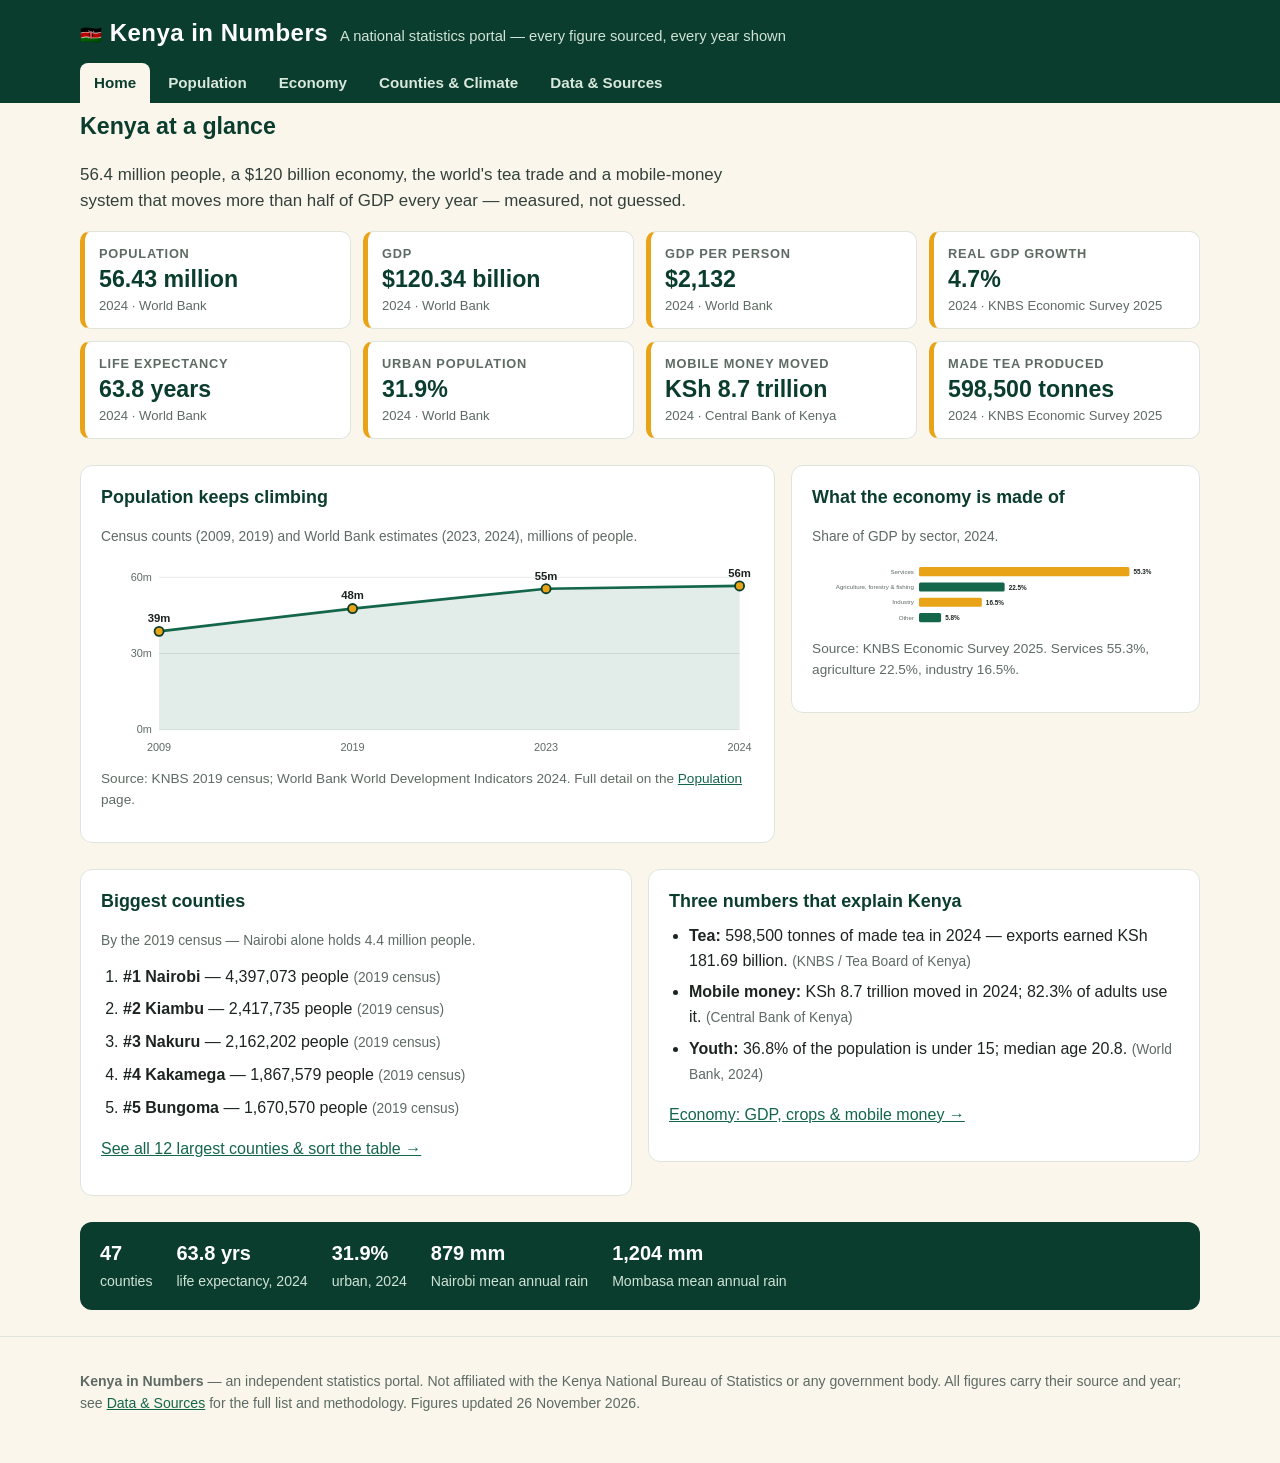
<file: app/index.html>
<!DOCTYPE html>
<html lang="en">
<head>
<meta charset="utf-8">
<meta name="viewport" content="width=device-width, initial-scale=1">
<title>Kenya in Numbers — National Statistics Portal</title>
<meta name="description" content="Kenya in Numbers: real, sourced statistics on Kenya's people, economy, agriculture, mobile money, counties and climate.">
<link rel="stylesheet" href="styles.css">
<script src="data.js" defer></script>
<script src="charts.js" defer></script>
<script src="app.js" defer></script>
</head>
<body data-page="home">
<header class="site">
  <div class="wrap">
    <div class="brand">
      <h1><span class="flag">🇰🇪</span> Kenya in Numbers</h1>
      <span class="tag">A national statistics portal — every figure sourced, every year shown</span>
    </div>
    <nav class="nav" aria-label="Main navigation">
      <a data-nav="home" href="index.html">Home</a>
      <a data-nav="population" href="population.html">Population</a>
      <a data-nav="economy" href="economy.html">Economy</a>
      <a data-nav="regions" href="regions.html">Counties &amp; Climate</a>
      <a data-nav="data" href="data.html">Data &amp; Sources</a>
    </nav>
  </div>
</header>

<main class="wrap">
  <section aria-label="Key indicators">
    <h2>Kenya at a glance</h2>
    <p class="lede">56.4 million people, a $120 billion economy, the world's tea trade and a
    mobile-money system that moves more than half of GDP every year — measured, not guessed.</p>
    <div class="kpi-grid"></div>
  </section>

  <section class="grid-2">
    <article class="card">
      <h3>Population keeps climbing</h3>
      <p class="muted">Census counts (2009, 2019) and World Bank estimates (2023, 2024), millions of people.</p>
      <div class="chart-box" id="hero-pop-chart"></div>
      <p class="src">Source: KNBS 2019 census; World Bank World Development Indicators 2024. Full detail on the <a href="population.html">Population</a> page.</p>
    </article>
    <article class="card">
      <h3>What the economy is made of</h3>
      <p class="muted">Share of GDP by sector, 2024.</p>
      <div class="chart-box" id="home-sector-chart"></div>
      <p class="src">Source: KNBS Economic Survey 2025. Services 55.3%, agriculture 22.5%, industry 16.5%.</p>
    </article>
  </section>

  <section class="grid-2-even">
    <article class="card">
      <h3>Biggest counties</h3>
      <p class="muted">By the 2019 census — Nairobi alone holds 4.4 million people.</p>
      <ol class="top5" id="home-county-list"></ol>
      <p><a href="population.html">See all 12 largest counties &amp; sort the table →</a></p>
    </article>
    <article class="card">
      <h3>Three numbers that explain Kenya</h3>
      <ul class="facts">
        <li><strong>Tea:</strong> 598,500 tonnes of made tea in 2024 — exports earned KSh 181.69 billion. <span class="muted">(KNBS / Tea Board of Kenya)</span></li>
        <li><strong>Mobile money:</strong> KSh 8.7 trillion moved in 2024; 82.3% of adults use it. <span class="muted">(Central Bank of Kenya)</span></li>
        <li><strong>Youth:</strong> 36.8% of the population is under 15; median age 20.8. <span class="muted">(World Bank, 2024)</span></li>
      </ul>
      <p><a href="economy.html">Economy: GDP, crops &amp; mobile money →</a></p>
    </article>
  </section>

  <section class="strip" aria-label="Headline figures">
    <div><b>47</b><span>counties</span></div>
    <div><b>63.8 yrs</b><span>life expectancy, 2024</span></div>
    <div><b>31.9%</b><span>urban, 2024</span></div>
    <div><b>879 mm</b><span>Nairobi mean annual rain</span></div>
    <div><b>1,204 mm</b><span>Mombasa mean annual rain</span></div>
  </section>
</main>

<footer class="site">
  <div class="wrap">
    <p><strong>Kenya in Numbers</strong> — an independent statistics portal. Not affiliated with the
    Kenya National Bureau of Statistics or any government body. All figures carry their source and year;
    see <a href="data.html">Data &amp; Sources</a> for the full list and methodology. Figures updated 26 November 2026.</p>
  </div>
</footer>
</body>
</html>
</file>
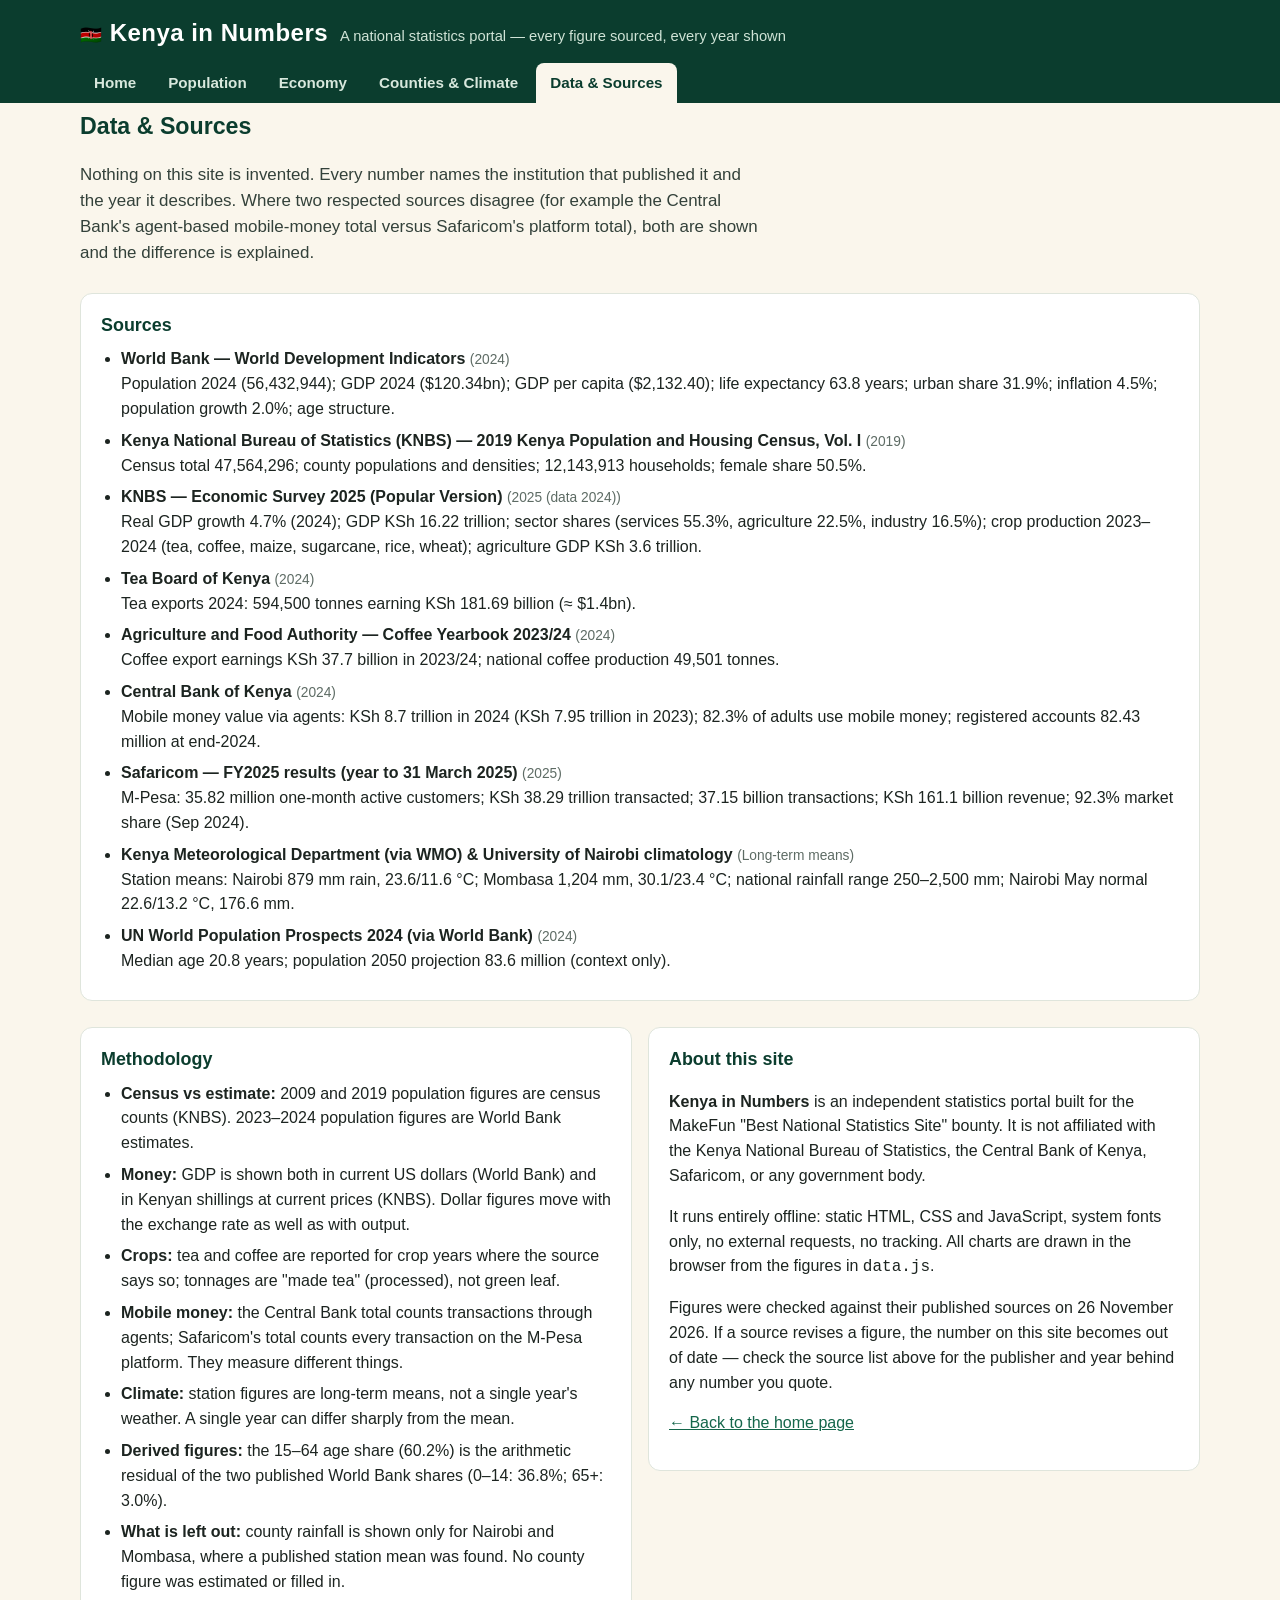
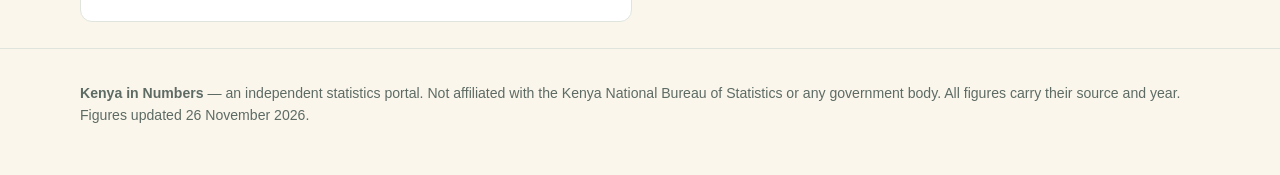
<file: app/data.html>
<!DOCTYPE html>
<html lang="en">
<head>
<meta charset="utf-8">
<meta name="viewport" content="width=device-width, initial-scale=1">
<title>Data &amp; Sources — Kenya in Numbers</title>
<meta name="description" content="Every source behind Kenya in Numbers, with year and methodology.">
<link rel="stylesheet" href="styles.css">
<script src="data.js" defer></script>
<script src="charts.js" defer></script>
<script src="app.js" defer></script>
</head>
<body data-page="data">
<header class="site">
  <div class="wrap">
    <div class="brand">
      <h1><span class="flag">🇰🇪</span> Kenya in Numbers</h1>
      <span class="tag">A national statistics portal — every figure sourced, every year shown</span>
    </div>
    <nav class="nav" aria-label="Main navigation">
      <a data-nav="home" href="index.html">Home</a>
      <a data-nav="population" href="population.html">Population</a>
      <a data-nav="economy" href="economy.html">Economy</a>
      <a data-nav="regions" href="regions.html">Counties &amp; Climate</a>
      <a data-nav="data" href="data.html">Data &amp; Sources</a>
    </nav>
  </div>
</header>

<main class="wrap">
  <section>
    <h2>Data &amp; Sources</h2>
    <p class="lede">Nothing on this site is invented. Every number names the institution that published it
    and the year it describes. Where two respected sources disagree (for example the Central Bank's
    agent-based mobile-money total versus Safaricom's platform total), both are shown and the difference is explained.</p>
  </section>

  <section class="card">
    <h3>Sources</h3>
    <ul class="facts" id="source-list"></ul>
  </section>

  <section class="grid-2-even">
    <article class="card">
      <h3>Methodology</h3>
      <ul class="facts">
        <li><strong>Census vs estimate:</strong> 2009 and 2019 population figures are census counts (KNBS). 2023–2024 population figures are World Bank estimates.</li>
        <li><strong>Money:</strong> GDP is shown both in current US dollars (World Bank) and in Kenyan shillings at current prices (KNBS). Dollar figures move with the exchange rate as well as with output.</li>
        <li><strong>Crops:</strong> tea and coffee are reported for crop years where the source says so; tonnages are "made tea" (processed), not green leaf.</li>
        <li><strong>Mobile money:</strong> the Central Bank total counts transactions through agents; Safaricom's total counts every transaction on the M-Pesa platform. They measure different things.</li>
        <li><strong>Climate:</strong> station figures are long-term means, not a single year's weather. A single year can differ sharply from the mean.</li>
        <li><strong>Derived figures:</strong> the 15–64 age share (60.2%) is the arithmetic residual of the two published World Bank shares (0–14: 36.8%; 65+: 3.0%).</li>
        <li><strong>What is left out:</strong> county rainfall is shown only for Nairobi and Mombasa, where a published station mean was found. No county figure was estimated or filled in.</li>
      </ul>
    </article>
    <article class="card">
      <h3>About this site</h3>
      <p><strong>Kenya in Numbers</strong> is an independent statistics portal built for the MakeFun
      "Best National Statistics Site" bounty. It is not affiliated with the Kenya National Bureau of
      Statistics, the Central Bank of Kenya, Safaricom, or any government body.</p>
      <p>It runs entirely offline: static HTML, CSS and JavaScript, system fonts only, no external
      requests, no tracking. All charts are drawn in the browser from the figures in <code>data.js</code>.</p>
      <p>Figures were checked against their published sources on 26 November 2026. If a source revises a
      figure, the number on this site becomes out of date — check the source list above for the publisher
      and year behind any number you quote.</p>
      <p><a href="index.html">← Back to the home page</a></p>
    </article>
  </section>
</main>

<footer class="site">
  <div class="wrap">
    <p><strong>Kenya in Numbers</strong> — an independent statistics portal. Not affiliated with the
    Kenya National Bureau of Statistics or any government body. All figures carry their source and year.
    Figures updated 26 November 2026.</p>
  </div>
</footer>
</body>
</html>
</file>
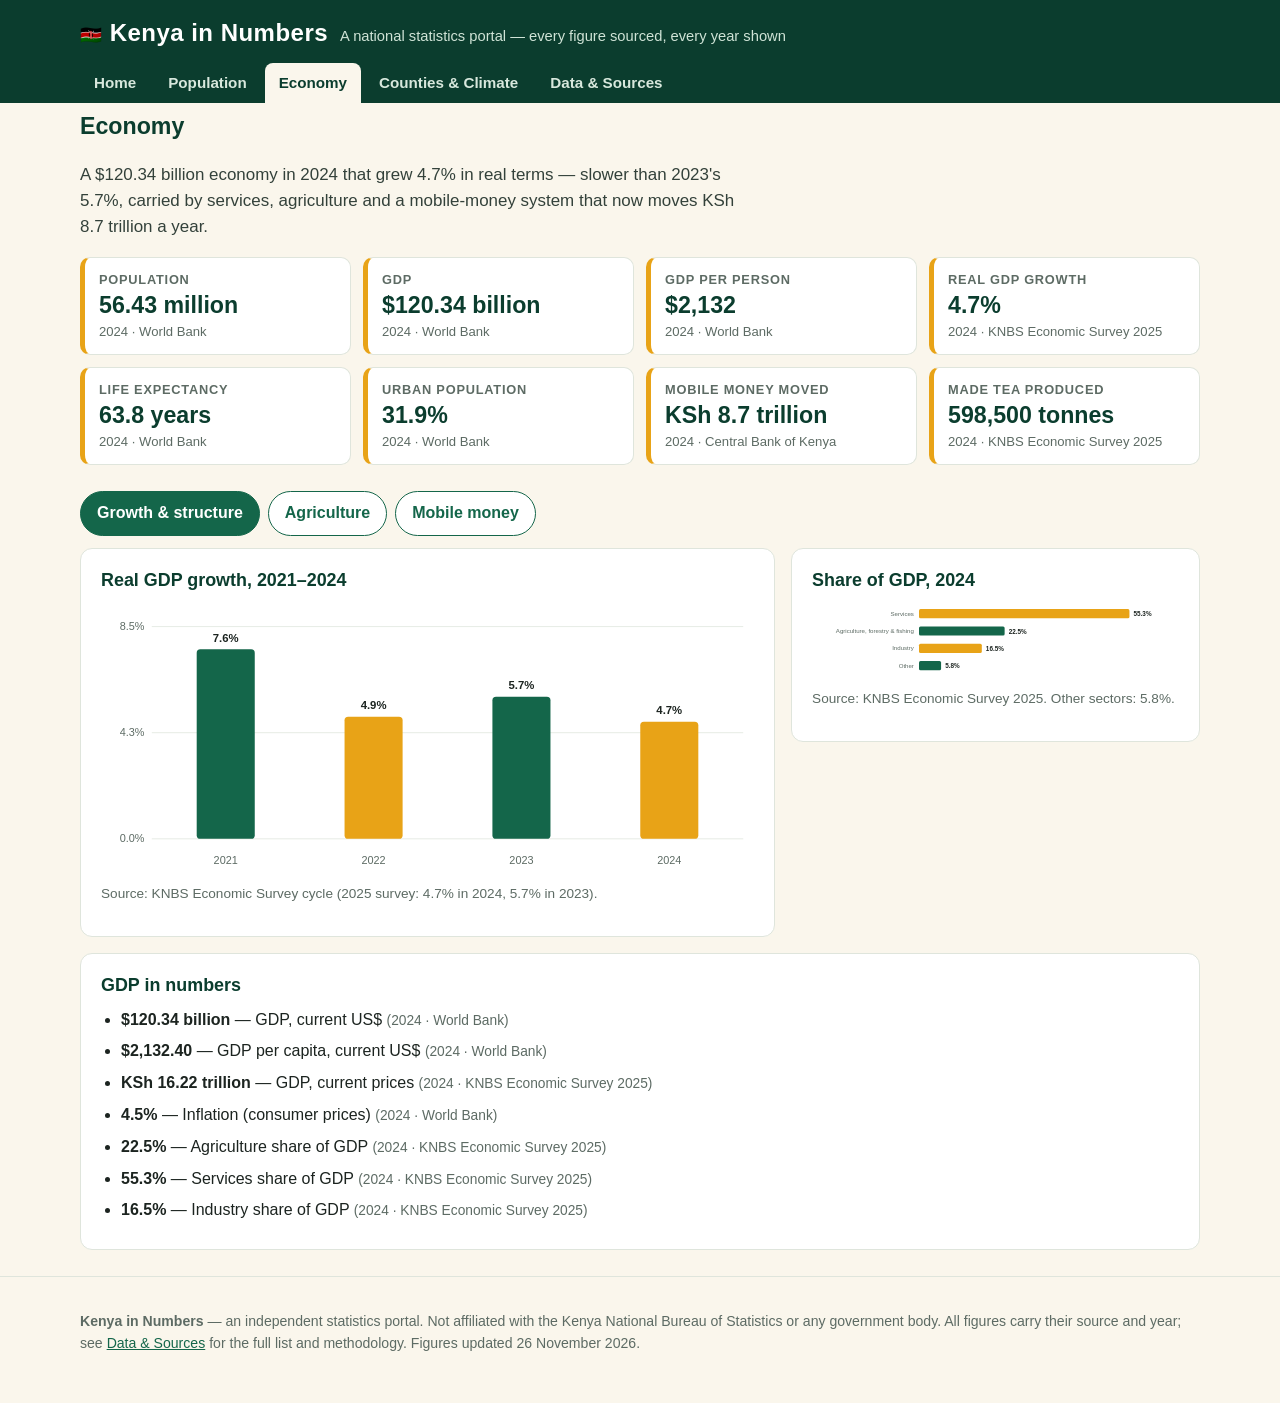
<file: app/economy.html>
<!DOCTYPE html>
<html lang="en">
<head>
<meta charset="utf-8">
<meta name="viewport" content="width=device-width, initial-scale=1">
<title>Economy — Kenya in Numbers</title>
<meta name="description" content="Kenya's economy: GDP, growth, sector shares, tea and coffee production, and M-Pesa mobile money, all sourced.">
<link rel="stylesheet" href="styles.css">
<script src="data.js" defer></script>
<script src="charts.js" defer></script>
<script src="app.js" defer></script>
</head>
<body data-page="economy">
<header class="site">
  <div class="wrap">
    <div class="brand">
      <h1><span class="flag">🇰🇪</span> Kenya in Numbers</h1>
      <span class="tag">A national statistics portal — every figure sourced, every year shown</span>
    </div>
    <nav class="nav" aria-label="Main navigation">
      <a data-nav="home" href="index.html">Home</a>
      <a data-nav="population" href="population.html">Population</a>
      <a data-nav="economy" href="economy.html">Economy</a>
      <a data-nav="regions" href="regions.html">Counties &amp; Climate</a>
      <a data-nav="data" href="data.html">Data &amp; Sources</a>
    </nav>
  </div>
</header>

<main class="wrap">
  <section aria-label="Key indicators">
    <h2>Economy</h2>
    <p class="lede">A $120.34 billion economy in 2024 that grew 4.7% in real terms — slower than 2023's 5.7%,
    carried by services, agriculture and a mobile-money system that now moves KSh 8.7 trillion a year.</p>
    <div class="kpi-grid"></div>
  </section>

  <div class="tabs" role="tablist" aria-label="Economy sections">
    <button data-tab="growth" class="active" aria-selected="true">Growth &amp; structure</button>
    <button data-tab="crops" aria-selected="false">Agriculture</button>
    <button data-tab="money" aria-selected="false">Mobile money</button>
  </div>

  <section data-panel="growth">
    <div class="grid-2">
      <article class="card">
        <h3>Real GDP growth, 2021–2024</h3>
        <div class="chart-box" id="gdp-growth-chart"></div>
        <p class="src">Source: KNBS Economic Survey cycle (2025 survey: 4.7% in 2024, 5.7% in 2023).</p>
      </article>
      <article class="card">
        <h3>Share of GDP, 2024</h3>
        <div class="chart-box" id="sector-chart"></div>
        <p class="src">Source: KNBS Economic Survey 2025. Other sectors: 5.8%.</p>
      </article>
    </div>
    <article class="card" style="margin-top:16px">
      <h3>GDP in numbers</h3>
      <ul class="facts" id="gdp-levels"></ul>
    </article>
  </section>

  <section data-panel="crops" hidden>
    <article class="card">
      <h3>Crop production, 2023 vs 2024 — click a column heading to sort</h3>
      <p class="muted">KNBS Economic Survey 2025. Sugarcane jumped 68.7% on better cane deliveries; maize fell 6.1%.</p>
      <div class="table-wrap">
        <table class="sortable" id="crop-table">
          <thead><tr>
            <th data-sort="crop">Crop</th>
            <th>Unit</th>
            <th data-sort="y2023">2023</th>
            <th data-sort="y2024">2024</th>
            <th data-sort="change">Change</th>
          </tr></thead>
          <tbody></tbody>
        </table>
      </div>
      <ul class="facts">
        <li><strong>Tea exports, 2024:</strong> 594,500 tonnes earning KSh 181.69 billion (≈ $1.4bn). <span class="muted">(Tea Board of Kenya)</span></li>
        <li><strong>Coffee export earnings, 2023/24:</strong> KSh 37.7 billion. <span class="muted">(Agriculture and Food Authority, Coffee Yearbook 2023/24)</span></li>
        <li><strong>Agriculture GDP, 2024:</strong> KSh 3.6 trillion — 22.5% of the whole economy. <span class="muted">(KNBS Economic Survey 2025)</span></li>
      </ul>
    </article>
  </section>

  <section data-panel="money" hidden>
    <div class="grid-2">
      <article class="card">
        <h3>Mobile money keeps growing</h3>
        <p class="muted">Value moved through agents, KSh trillion (Central Bank of Kenya).</p>
        <div class="chart-box" id="mm-chart"></div>
        <p class="src">2024: KSh 8.7 trillion, up 9.4% from KSh 7.95 trillion in 2023. About KSh 21 billion a day.</p>
      </article>
      <article class="card">
        <h3>M-Pesa and the mobile-money economy</h3>
        <ul class="facts" id="mm-facts"></ul>
        <p class="src">The CBK figure counts transactions through agents; Safaricom's FY2025 figure counts every transaction on the M-Pesa platform — the two are different measures, not a contradiction.</p>
      </article>
    </div>
  </section>
</main>

<footer class="site">
  <div class="wrap">
    <p><strong>Kenya in Numbers</strong> — an independent statistics portal. Not affiliated with the
    Kenya National Bureau of Statistics or any government body. All figures carry their source and year;
    see <a href="data.html">Data &amp; Sources</a> for the full list and methodology. Figures updated 26 November 2026.</p>
  </div>
</footer>
</body>
</html>
</file>
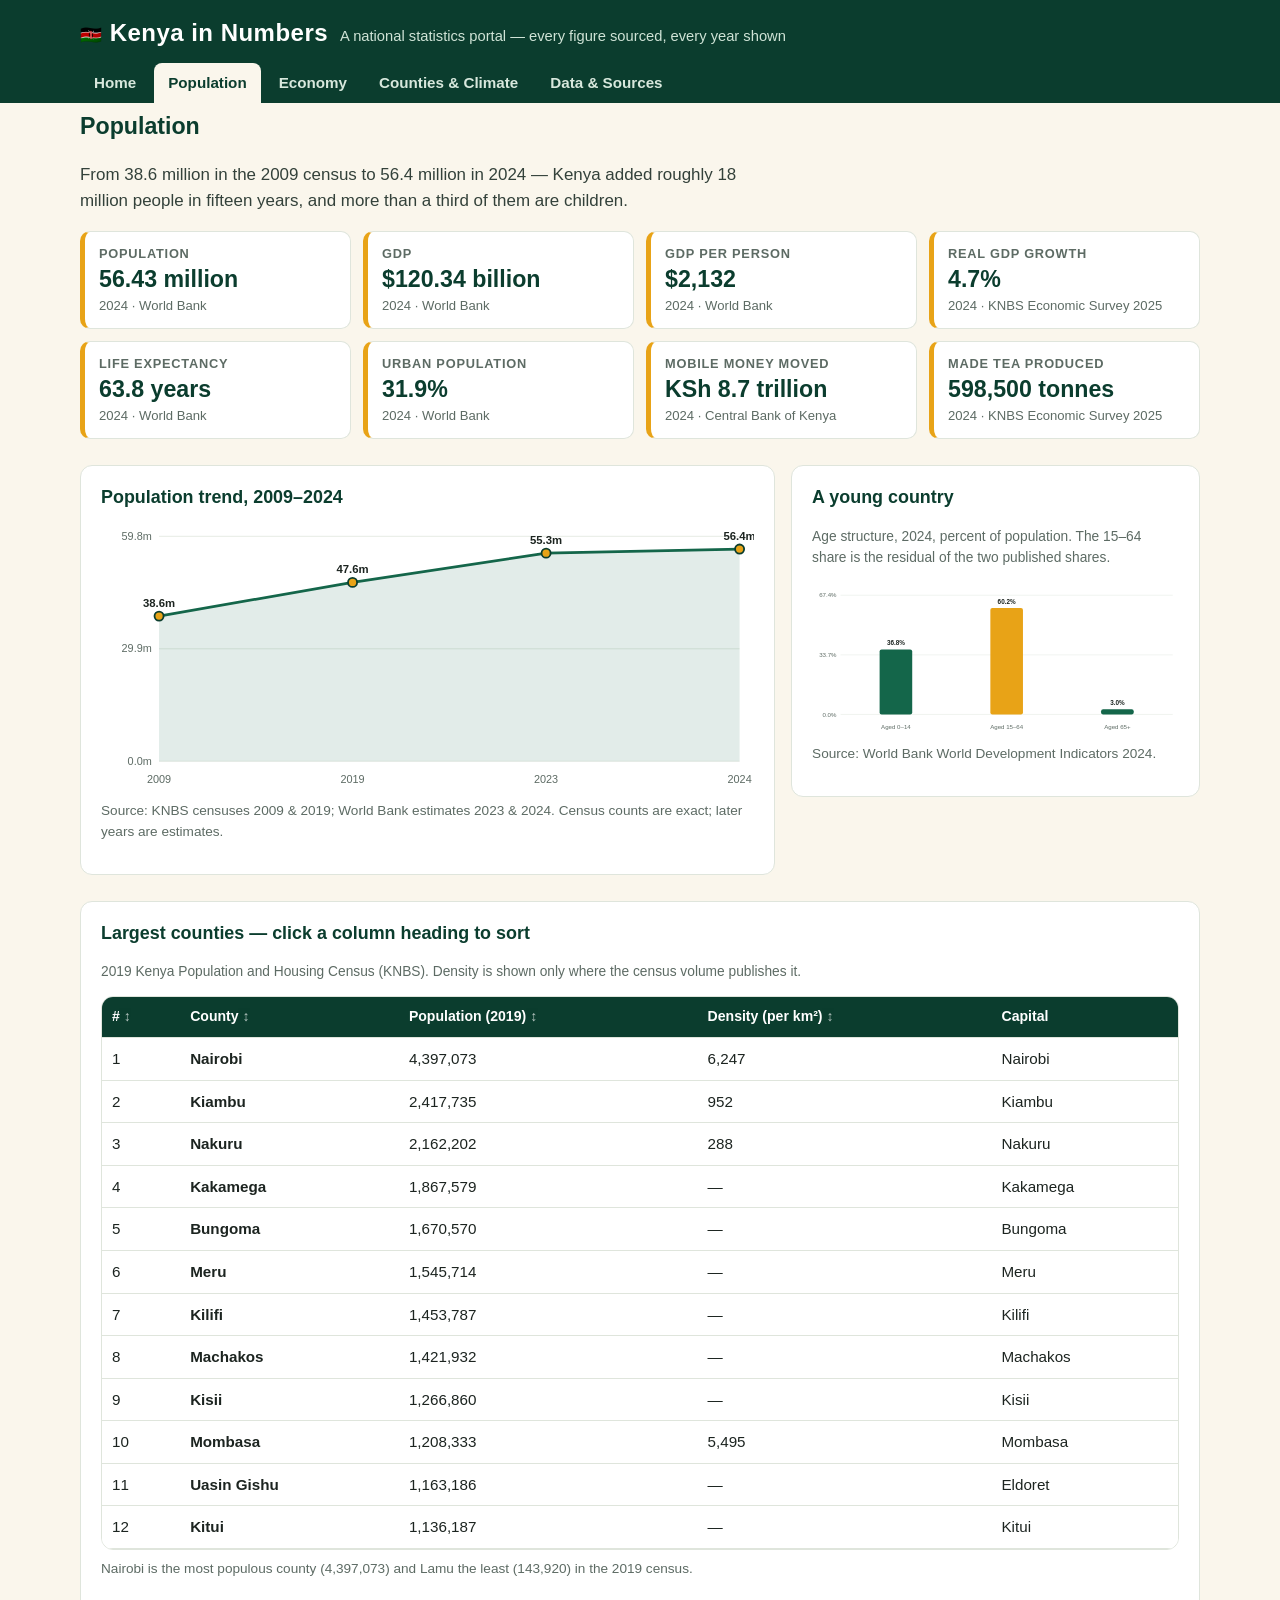
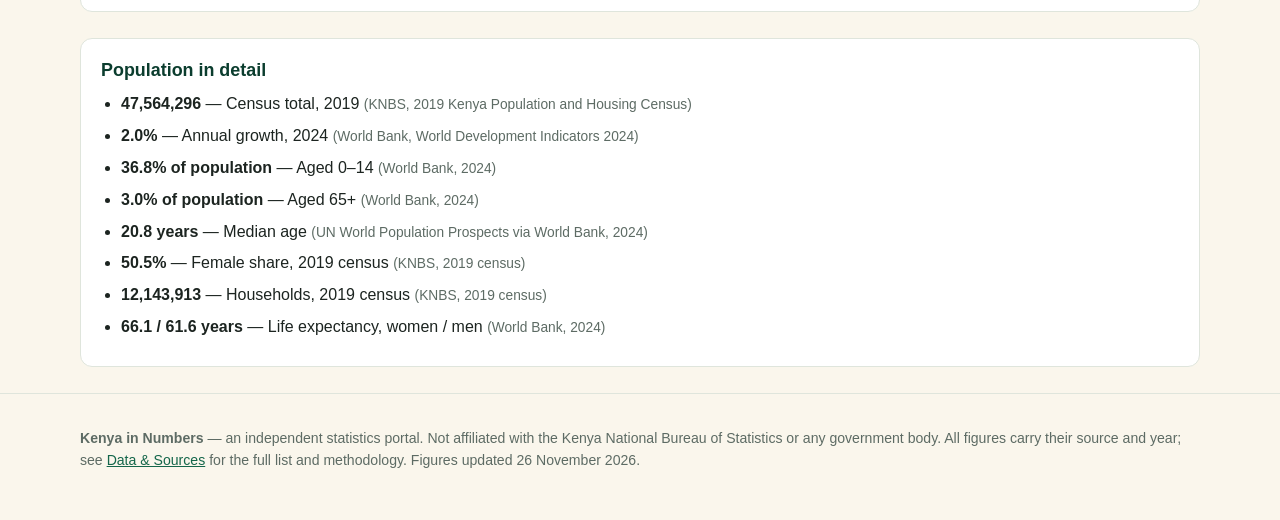
<file: app/population.html>
<!DOCTYPE html>
<html lang="en">
<head>
<meta charset="utf-8">
<meta name="viewport" content="width=device-width, initial-scale=1">
<title>Population — Kenya in Numbers</title>
<meta name="description" content="Kenya's population: census counts, growth, age structure and the 12 largest counties, all sourced.">
<link rel="stylesheet" href="styles.css">
<script src="data.js" defer></script>
<script src="charts.js" defer></script>
<script src="app.js" defer></script>
</head>
<body data-page="population">
<header class="site">
  <div class="wrap">
    <div class="brand">
      <h1><span class="flag">🇰🇪</span> Kenya in Numbers</h1>
      <span class="tag">A national statistics portal — every figure sourced, every year shown</span>
    </div>
    <nav class="nav" aria-label="Main navigation">
      <a data-nav="home" href="index.html">Home</a>
      <a data-nav="population" href="population.html">Population</a>
      <a data-nav="economy" href="economy.html">Economy</a>
      <a data-nav="regions" href="regions.html">Counties &amp; Climate</a>
      <a data-nav="data" href="data.html">Data &amp; Sources</a>
    </nav>
  </div>
</header>

<main class="wrap">
  <section aria-label="Key indicators">
    <h2>Population</h2>
    <p class="lede">From 38.6 million in the 2009 census to 56.4 million in 2024 — Kenya added roughly
    18 million people in fifteen years, and more than a third of them are children.</p>
    <div class="kpi-grid"></div>
  </section>

  <section class="grid-2">
    <article class="card">
      <h3>Population trend, 2009–2024</h3>
      <div class="chart-box" id="pop-trend-chart"></div>
      <p class="src">Source: KNBS censuses 2009 &amp; 2019; World Bank estimates 2023 &amp; 2024. Census counts are exact; later years are estimates.</p>
    </article>
    <article class="card">
      <h3>A young country</h3>
      <p class="muted">Age structure, 2024, percent of population. The 15–64 share is the residual of the two published shares.</p>
      <div class="chart-box" id="pop-age-chart"></div>
      <p class="src">Source: World Bank World Development Indicators 2024.</p>
    </article>
  </section>

  <section class="card">
    <h3>Largest counties — click a column heading to sort</h3>
    <p class="muted">2019 Kenya Population and Housing Census (KNBS). Density is shown only where the census volume publishes it.</p>
    <div class="table-wrap">
      <table class="sortable" id="county-table">
        <thead><tr>
          <th data-sort="rank">#</th>
          <th data-sort="name">County</th>
          <th data-sort="pop">Population (2019)</th>
          <th data-sort="density">Density (per km²)</th>
          <th>Capital</th>
        </tr></thead>
        <tbody></tbody>
      </table>
    </div>
    <p class="src">Nairobi is the most populous county (4,397,073) and Lamu the least (143,920) in the 2019 census.</p>
  </section>

  <section class="card">
    <h3>Population in detail</h3>
    <ul class="facts" id="pop-facts"></ul>
  </section>
</main>

<footer class="site">
  <div class="wrap">
    <p><strong>Kenya in Numbers</strong> — an independent statistics portal. Not affiliated with the
    Kenya National Bureau of Statistics or any government body. All figures carry their source and year;
    see <a href="data.html">Data &amp; Sources</a> for the full list and methodology. Figures updated 26 November 2026.</p>
  </div>
</footer>
</body>
</html>
</file>
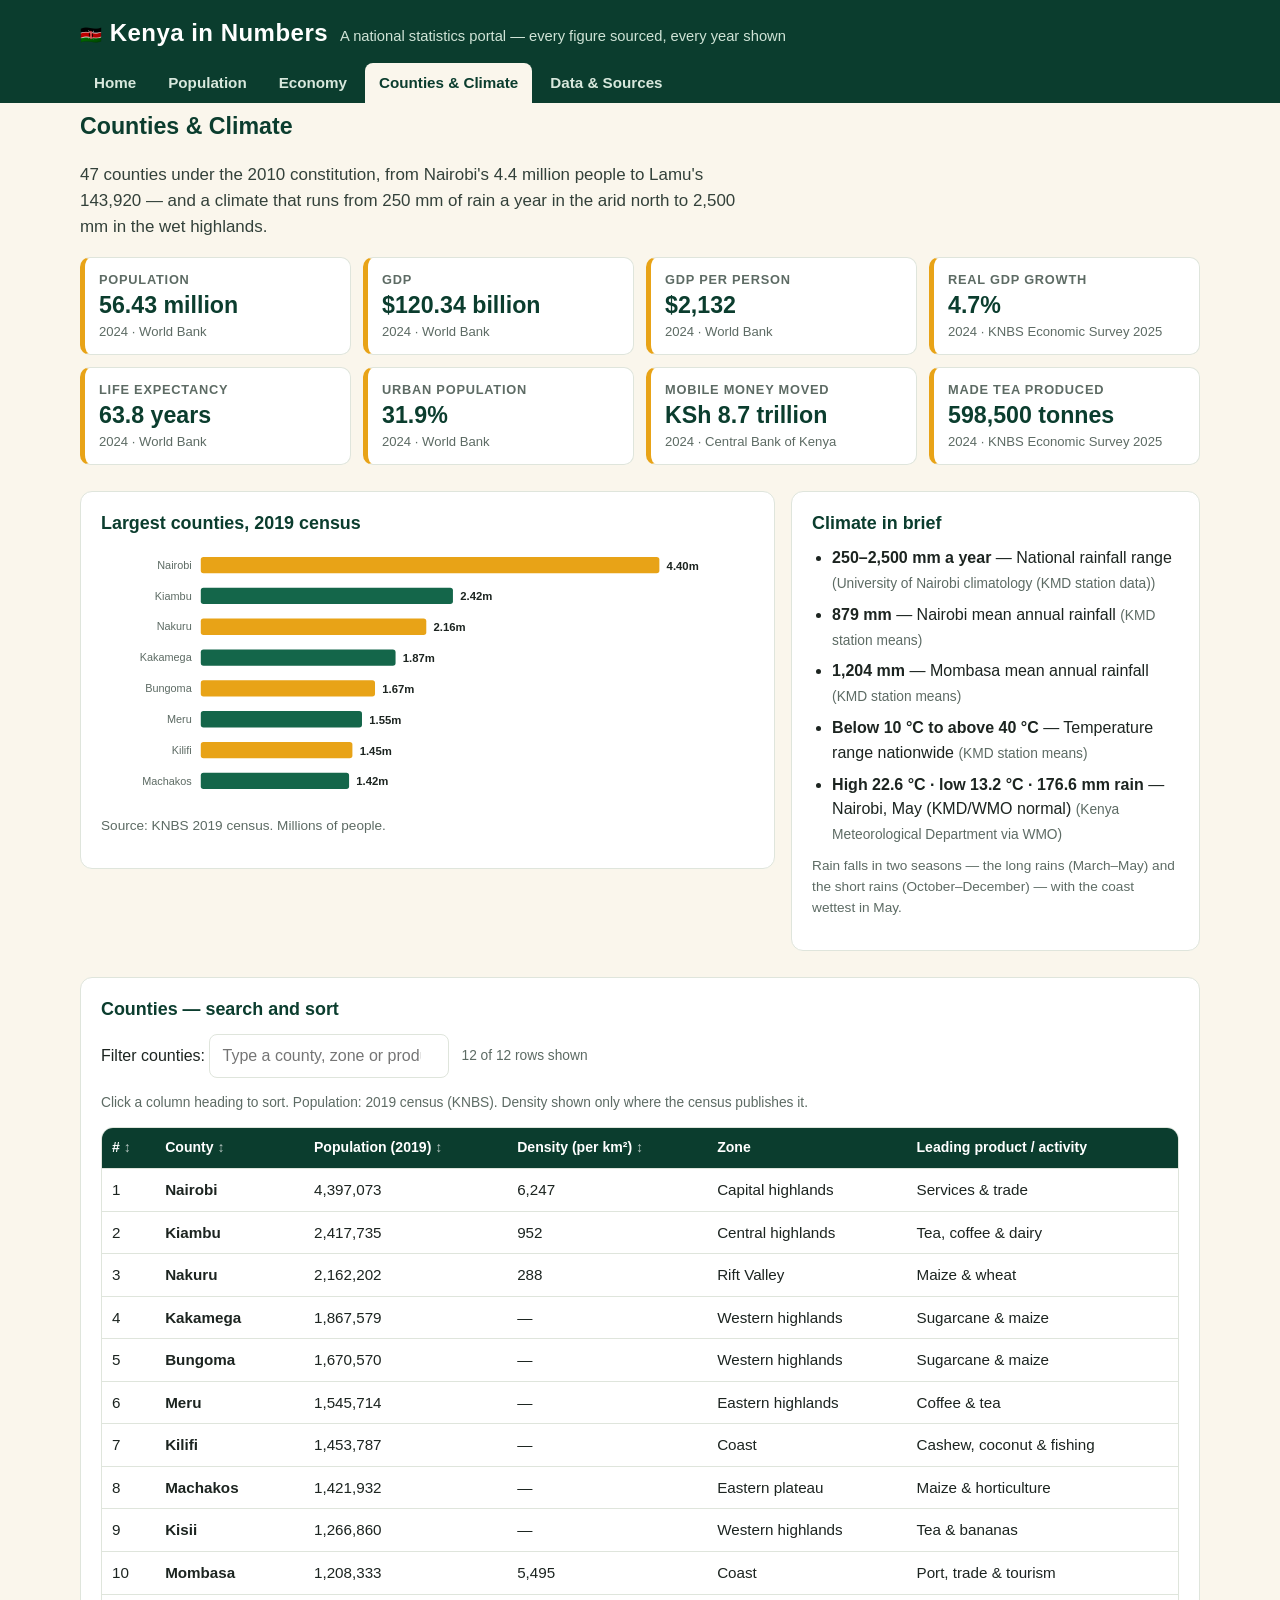
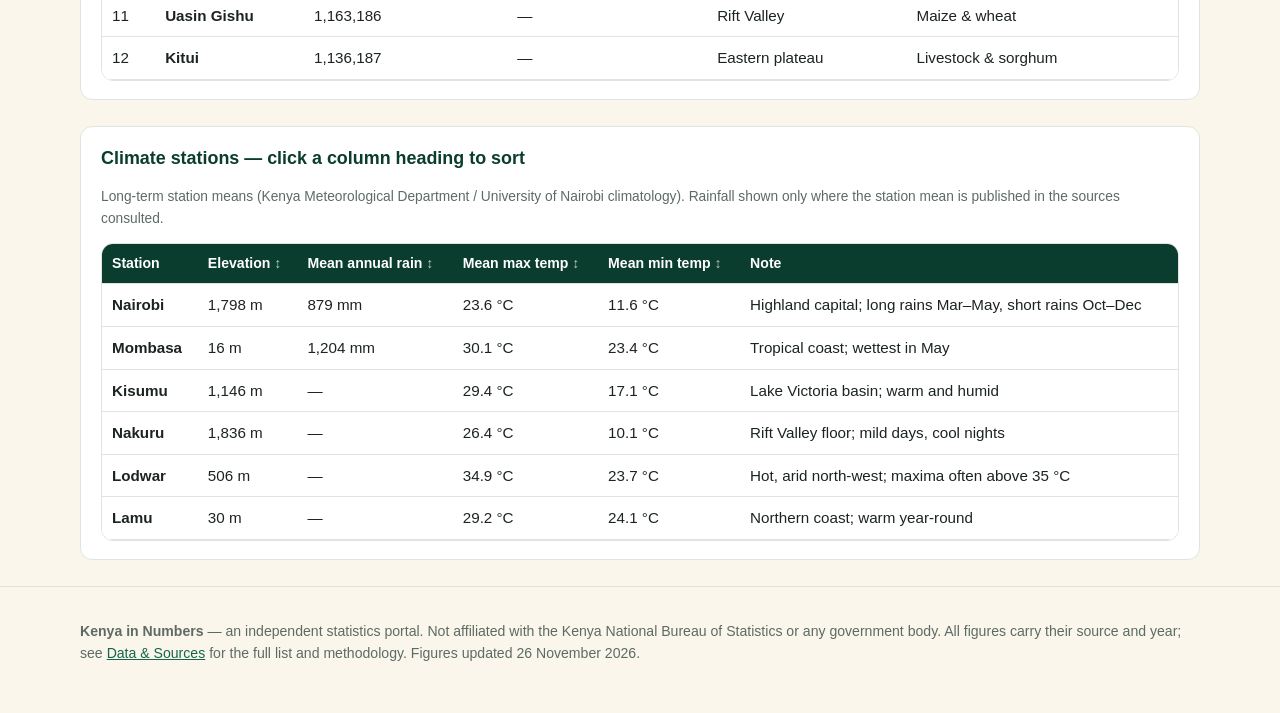
<file: app/regions.html>
<!DOCTYPE html>
<html lang="en">
<head>
<meta charset="utf-8">
<meta name="viewport" content="width=device-width, initial-scale=1">
<title>Counties &amp; Climate — Kenya in Numbers</title>
<meta name="description" content="Kenya's 47 counties: population, leading products and climate station data for Nairobi, Mombasa and more.">
<link rel="stylesheet" href="styles.css">
<script src="data.js" defer></script>
<script src="charts.js" defer></script>
<script src="app.js" defer></script>
</head>
<body data-page="regions">
<header class="site">
  <div class="wrap">
    <div class="brand">
      <h1><span class="flag">🇰🇪</span> Kenya in Numbers</h1>
      <span class="tag">A national statistics portal — every figure sourced, every year shown</span>
    </div>
    <nav class="nav" aria-label="Main navigation">
      <a data-nav="home" href="index.html">Home</a>
      <a data-nav="population" href="population.html">Population</a>
      <a data-nav="economy" href="economy.html">Economy</a>
      <a data-nav="regions" href="regions.html">Counties &amp; Climate</a>
      <a data-nav="data" href="data.html">Data &amp; Sources</a>
    </nav>
  </div>
</header>

<main class="wrap">
  <section aria-label="Key indicators">
    <h2>Counties &amp; Climate</h2>
    <p class="lede">47 counties under the 2010 constitution, from Nairobi's 4.4 million people to Lamu's 143,920 —
    and a climate that runs from 250 mm of rain a year in the arid north to 2,500 mm in the wet highlands.</p>
    <div class="kpi-grid"></div>
  </section>

  <section class="grid-2">
    <article class="card">
      <h3>Largest counties, 2019 census</h3>
      <div class="chart-box" id="county-pop-chart"></div>
      <p class="src">Source: KNBS 2019 census. Millions of people.</p>
    </article>
    <article class="card">
      <h3>Climate in brief</h3>
      <ul class="facts" id="climate-facts"></ul>
      <p class="src">Rain falls in two seasons — the long rains (March–May) and the short rains (October–December) — with the coast wettest in May.</p>
    </article>
  </section>

  <section class="card">
    <h3>Counties — search and sort</h3>
    <div class="table-tools">
      <label>Filter counties: <input type="search" data-filter-for="region-table" placeholder="Type a county, zone or product…" aria-label="Filter counties"></label>
      <span class="muted" data-filter-count>12 of 12 rows shown</span>
    </div>
    <p class="muted">Click a column heading to sort. Population: 2019 census (KNBS). Density shown only where the census publishes it.</p>
    <div class="table-wrap">
      <table class="sortable" id="region-table">
        <thead><tr>
          <th data-sort="rank">#</th>
          <th data-sort="name">County</th>
          <th data-sort="pop">Population (2019)</th>
          <th data-sort="density">Density (per km²)</th>
          <th>Zone</th>
          <th>Leading product / activity</th>
        </tr></thead>
        <tbody></tbody>
      </table>
    </div>
  </section>

  <section class="card">
    <h3>Climate stations — click a column heading to sort</h3>
    <p class="muted">Long-term station means (Kenya Meteorological Department / University of Nairobi climatology). Rainfall shown only where the station mean is published in the sources consulted.</p>
    <div class="table-wrap">
      <table class="sortable" id="climate-table">
        <thead><tr>
          <th>Station</th>
          <th data-sort="elev">Elevation</th>
          <th data-sort="rain">Mean annual rain</th>
          <th data-sort="max">Mean max temp</th>
          <th data-sort="min">Mean min temp</th>
          <th>Note</th>
        </tr></thead>
        <tbody></tbody>
      </table>
    </div>
  </section>
</main>

<footer class="site">
  <div class="wrap">
    <p><strong>Kenya in Numbers</strong> — an independent statistics portal. Not affiliated with the
    Kenya National Bureau of Statistics or any government body. All figures carry their source and year;
    see <a href="data.html">Data &amp; Sources</a> for the full list and methodology. Figures updated 26 November 2026.</p>
  </div>
</footer>
</body>
</html>
</file>
<file: app/styles.css>
/* Kenya in Numbers — VARIANT A: dense dashboard.
   Savanna palette: deep green, amber, cream. System fonts only.
   No external requests. */
:root {
  --green: #0b3d2e;
  --green-2: #14664a;
  --amber: #e8a317;
  --amber-soft: #fdf3d7;
  --cream: #faf6ec;
  --paper: #ffffff;
  --ink: #1c2420;
  --muted: #5d6b64;
  --line: #dfe5dc;
  --red: #b3261e;
}
* { box-sizing: border-box; }
html { scroll-behavior: smooth; }
body {
  margin: 0;
  font-family: -apple-system, BlinkMacSystemFont, "Segoe UI", Roboto, Helvetica, Arial, sans-serif;
  background: var(--cream);
  color: var(--ink);
  line-height: 1.55;
  font-size: 16px;
}
a { color: var(--green-2); }
.muted { color: var(--muted); font-size: 0.86em; }
.wrap { max-width: 1160px; margin: 0 auto; padding: 0 20px; }

/* header */
header.site {
  background: var(--green);
  color: #fff;
  padding: 14px 0 0;
}
.brand { display: flex; align-items: baseline; gap: 12px; flex-wrap: wrap; }
.brand h1 { margin: 0; font-size: 1.5rem; letter-spacing: 0.02em; }
.brand h1 .flag { font-size: 1.1rem; }
.brand .tag { color: #cfe3d6; font-size: 0.92rem; }
nav.nav { display: flex; gap: 4px; margin-top: 12px; flex-wrap: wrap; }
nav.nav a {
  color: #d8e8dd; text-decoration: none; padding: 8px 14px;
  border-radius: 8px 8px 0 0; font-weight: 600; font-size: 0.95rem;
}
nav.nav a:hover { background: rgba(255,255,255,0.12); color: #fff; }
nav.nav a.active { background: var(--cream); color: var(--green); }

main { padding: 22px 0 40px; }
h2 { font-size: 1.45rem; margin: 6px 0 4px; color: var(--green); }
h3 { font-size: 1.12rem; margin: 0 0 8px; color: var(--green); }
.lede { font-size: 1.06rem; color: #33413a; max-width: 72ch; }
section { margin-bottom: 26px; }

/* KPI grid — dense, above the fold */
.kpi-grid {
  display: grid; grid-template-columns: repeat(4, 1fr); gap: 12px;
  margin: 4px 0 20px;
}
.kpi {
  background: var(--paper); border: 1px solid var(--line);
  border-left: 5px solid var(--amber); border-radius: 10px;
  padding: 12px 14px;
}
.kpi-label { font-size: 0.8rem; text-transform: uppercase; letter-spacing: 0.06em; color: var(--muted); font-weight: 700; }
.kpi-value { font-size: 1.45rem; font-weight: 800; color: var(--green); margin: 2px 0; line-height: 1.2; }
.kpi-detail { font-size: 0.82rem; color: var(--muted); }

/* cards + two-column dashboard */
.card {
  background: var(--paper); border: 1px solid var(--line);
  border-radius: 12px; padding: 18px 20px;
}
.grid-2 { display: grid; grid-template-columns: 1.7fr 1fr; gap: 16px; align-items: start; }
.grid-2-even { display: grid; grid-template-columns: 1fr 1fr; gap: 16px; align-items: start; }
.chart-box { width: 100%; overflow: hidden; }
.chart-svg { width: 100%; height: auto; display: block; }
.chart-svg .grid { stroke: #e4e9e2; stroke-width: 1; }
.chart-svg .axis { font-size: 12px; fill: var(--muted); font-family: inherit; }
.chart-svg .val { font-size: 12.5px; fill: var(--ink); font-weight: 700; font-family: inherit; }
.chart-svg .line { stroke: var(--green-2); stroke-width: 3; }
.chart-svg .area { fill: rgba(20,102,74,0.12); }
.chart-svg .dot { fill: var(--amber); stroke: var(--green); stroke-width: 2; }
.chart-svg .bar { fill: var(--green-2); }
.chart-svg .bar:nth-child(even) { fill: var(--amber); }

ul.facts { margin: 8px 0; padding-left: 20px; }
ul.facts li { margin: 7px 0; }
ol.top5 { margin: 8px 0; padding-left: 22px; }
ol.top5 li { margin: 8px 0; }
.src { font-size: 0.85rem; color: var(--muted); margin-top: 8px; }

/* tables */
.table-tools { display: flex; gap: 12px; align-items: center; flex-wrap: wrap; margin: 10px 0; }
input[type="search"], input[type="text"] {
  font: inherit; padding: 9px 12px; border: 1px solid var(--line);
  border-radius: 8px; background: #fff; min-width: 240px;
}
table { width: 100%; border-collapse: collapse; font-size: 0.95rem; background: #fff; }
th, td { padding: 9px 10px; border-bottom: 1px solid var(--line); text-align: left; }
thead th { background: var(--green); color: #fff; font-size: 0.88rem; }
th[data-sort] { cursor: pointer; }
th[data-sort]:hover { background: var(--green-2); }
th[data-sort]::after { content: " ↕"; opacity: 0.7; }
th.sorted::after { content: " ▲▼"; }
tbody tr:hover { background: var(--amber-soft); }
.table-wrap { overflow-x: auto; border: 1px solid var(--line); border-radius: 12px; }

/* tabs */
.tabs { display: flex; gap: 8px; flex-wrap: wrap; margin: 12px 0; }
.tabs button {
  font: inherit; font-weight: 700; padding: 9px 16px; cursor: pointer;
  border: 1px solid var(--green-2); background: #fff; color: var(--green-2);
  border-radius: 999px;
}
.tabs button.active { background: var(--green-2); color: #fff; }
.tabs button:hover { background: var(--amber-soft); }

/* callout strip */
.strip {
  background: var(--green); color: #fff; border-radius: 12px;
  padding: 16px 20px; display: flex; gap: 24px; flex-wrap: wrap;
}
.strip b { font-size: 1.25rem; display: block; }
.strip span { color: #cfe3d6; font-size: 0.88rem; }

footer.site {
  border-top: 1px solid var(--line); padding: 20px 0 34px;
  color: var(--muted); font-size: 0.88rem;
}
footer.site a { color: var(--green-2); }

@media (max-width: 900px) {
  .kpi-grid { grid-template-columns: repeat(2, 1fr); }
  .grid-2, .grid-2-even { grid-template-columns: 1fr; }
}
@media (max-width: 520px) {
  .kpi-grid { grid-template-columns: 1fr 1fr; gap: 8px; }
  .kpi-value { font-size: 1.15rem; }
  nav.nav a { padding: 7px 9px; font-size: 0.88rem; }
  .brand h1 { font-size: 1.25rem; }
}
</file>
